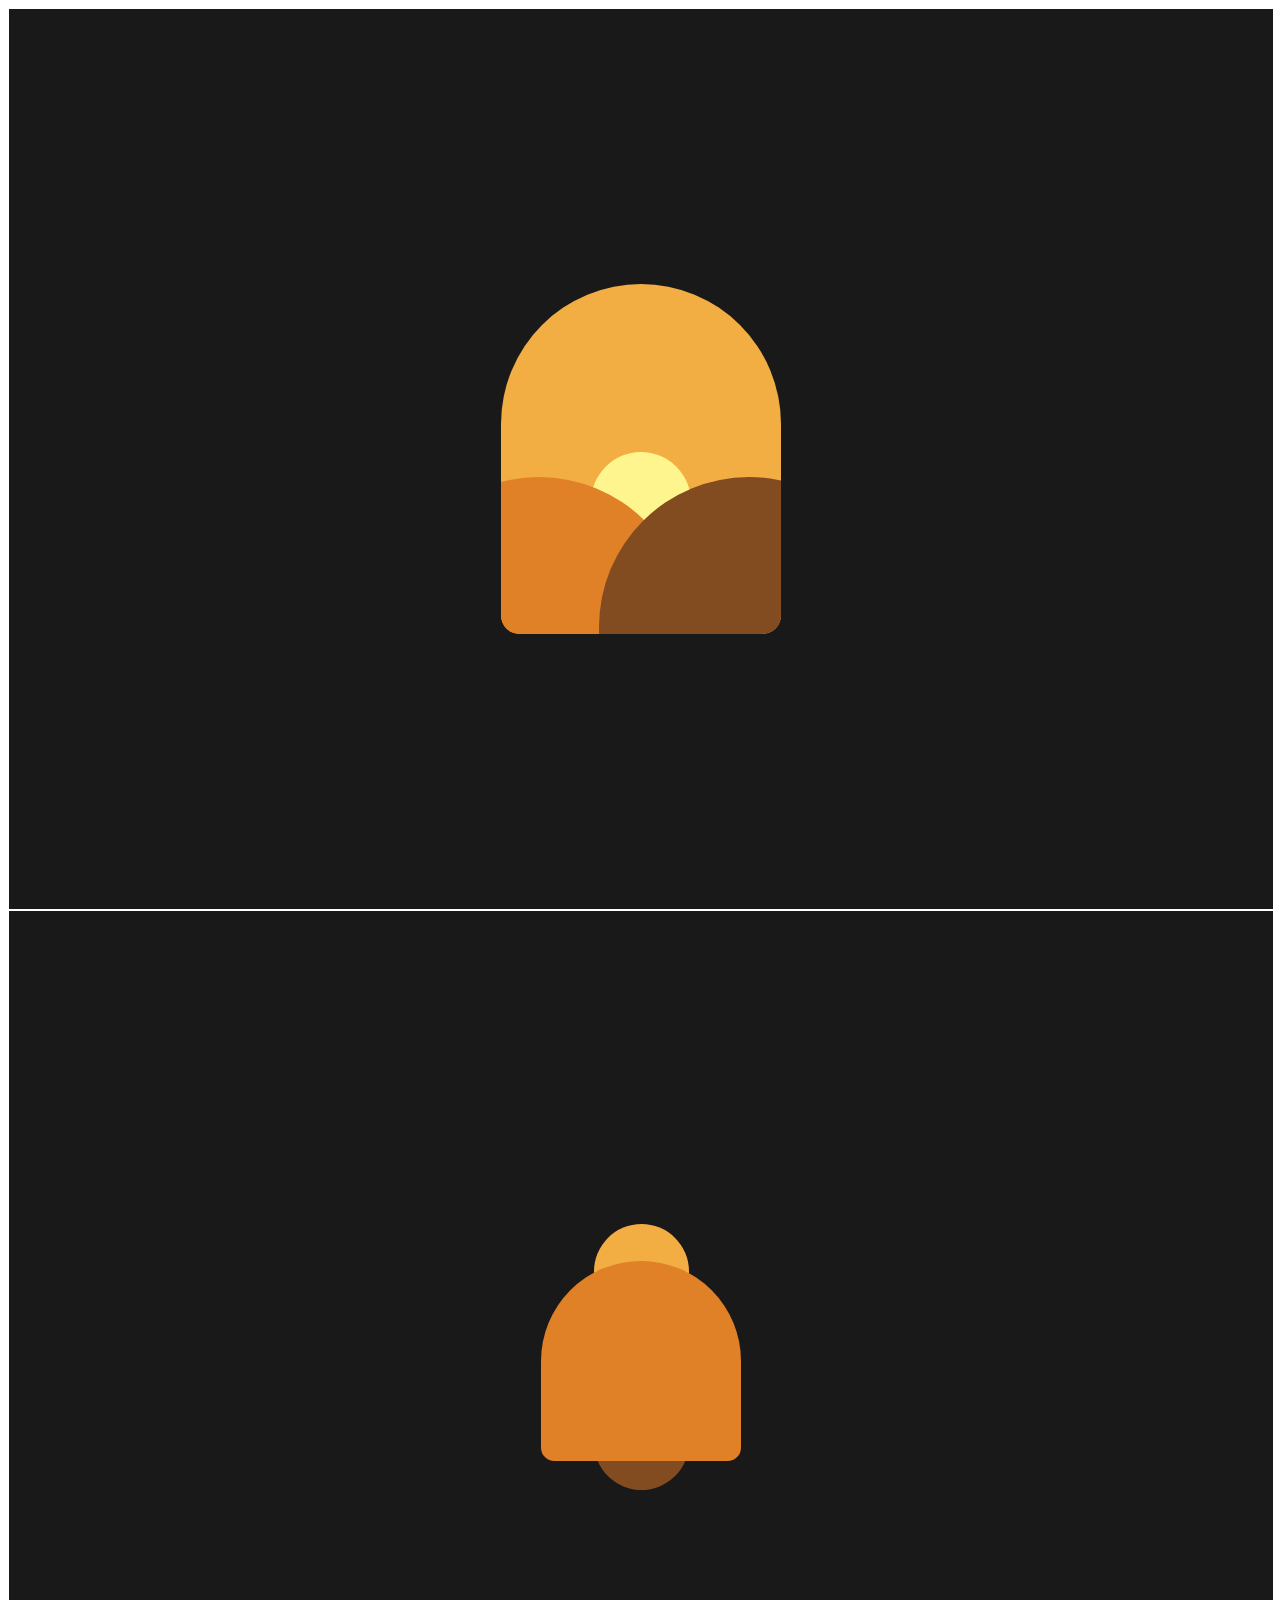
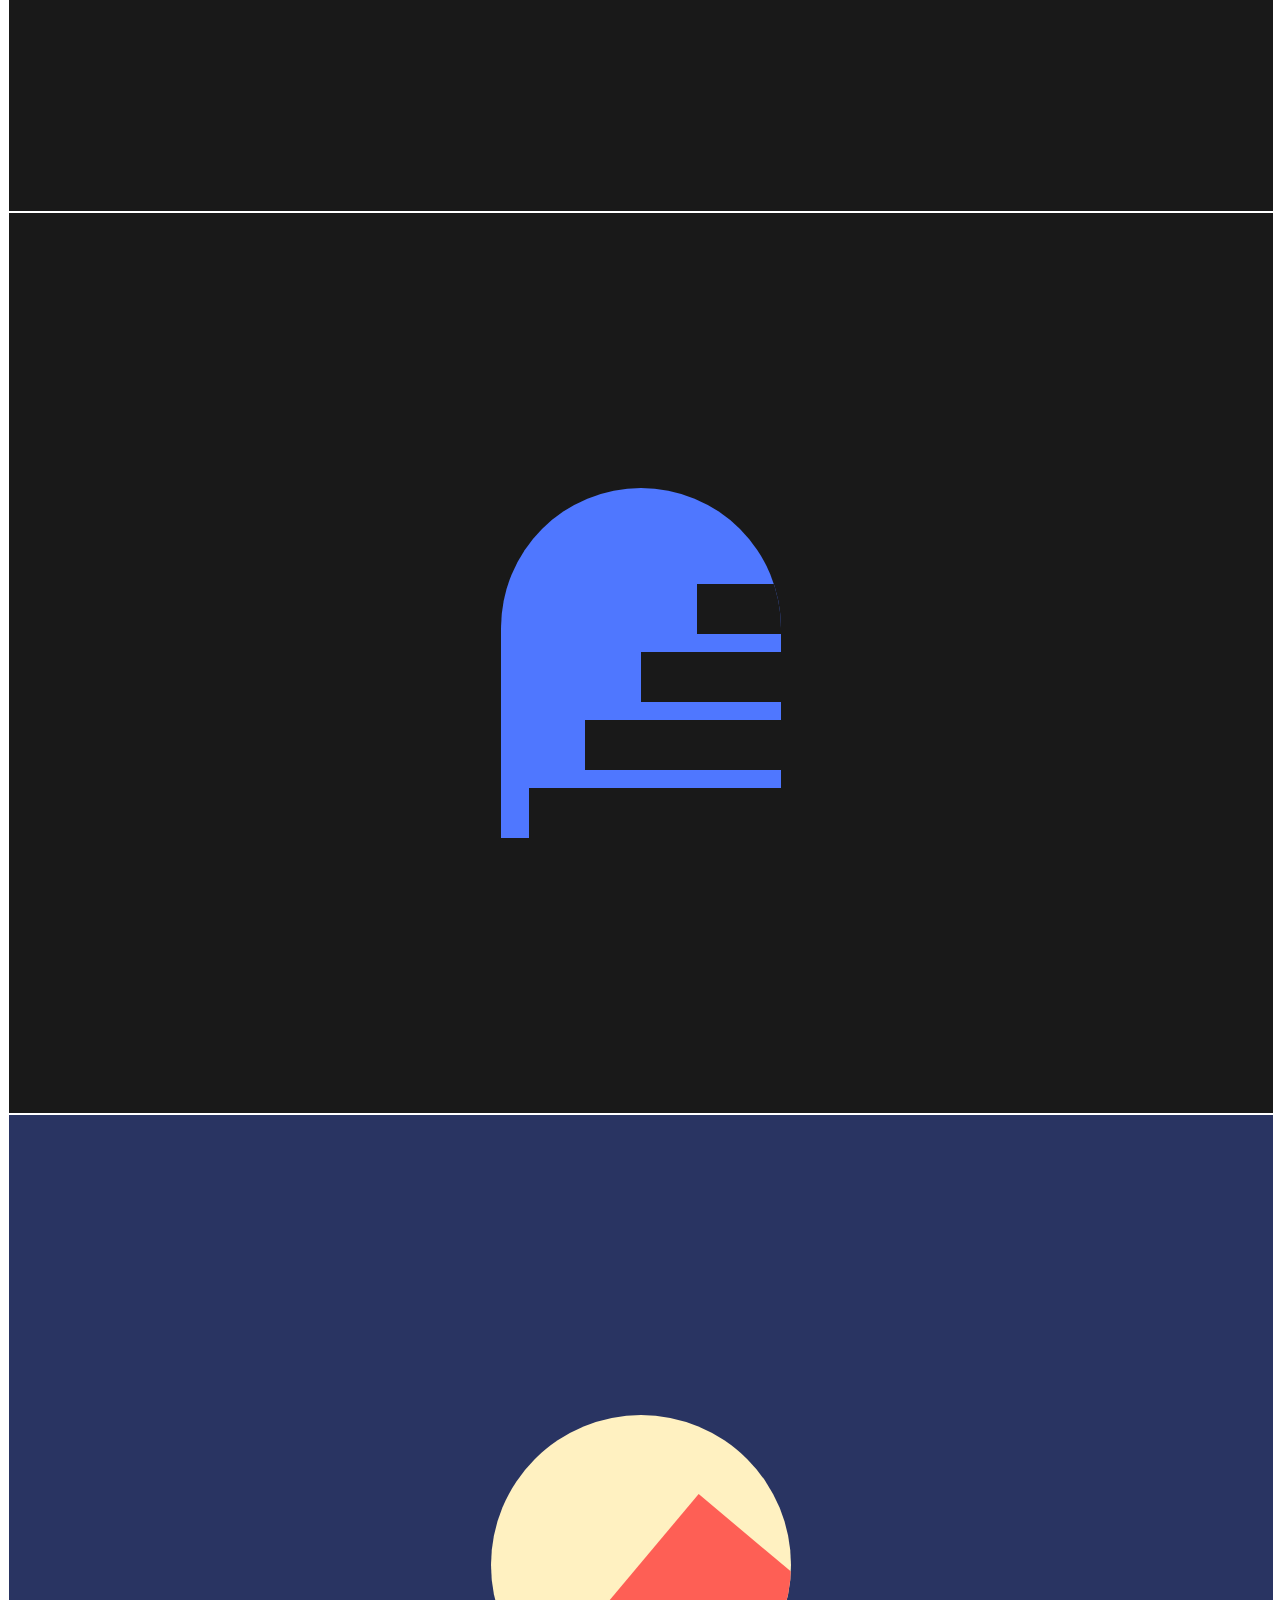
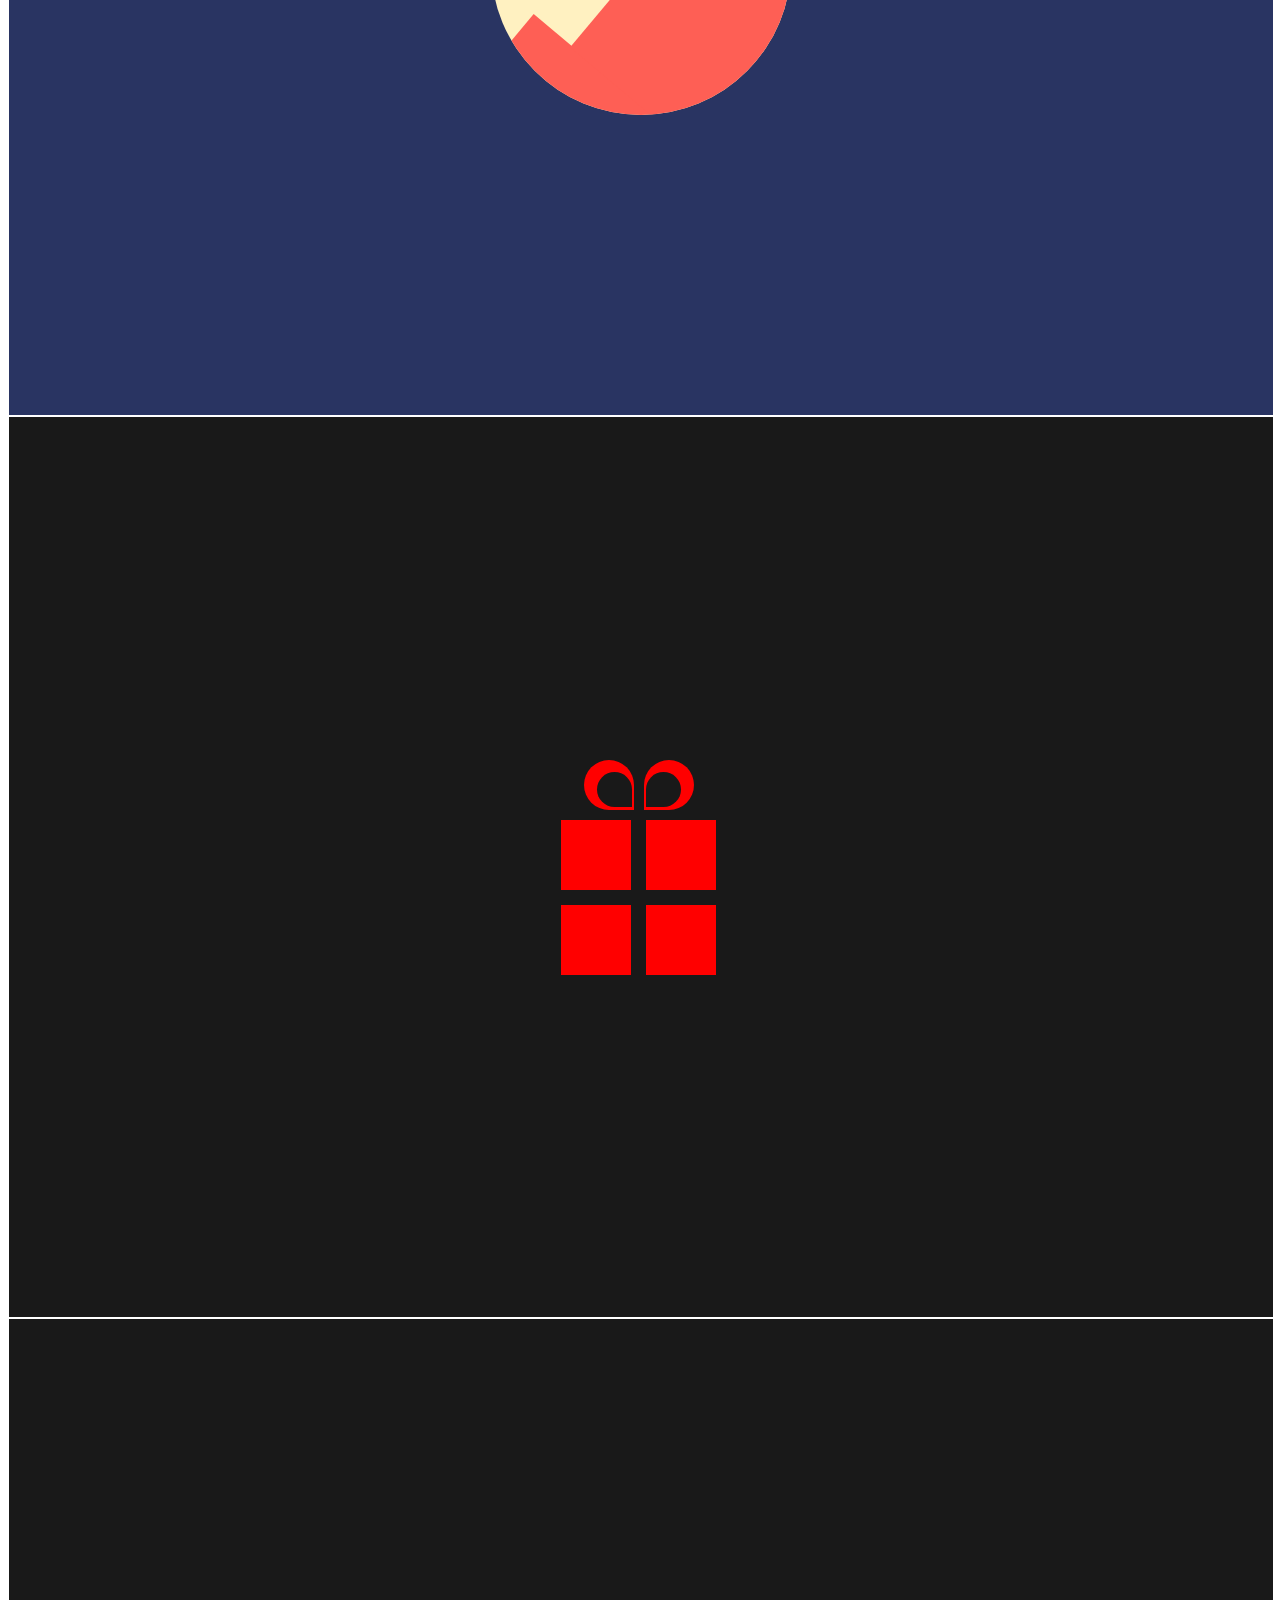
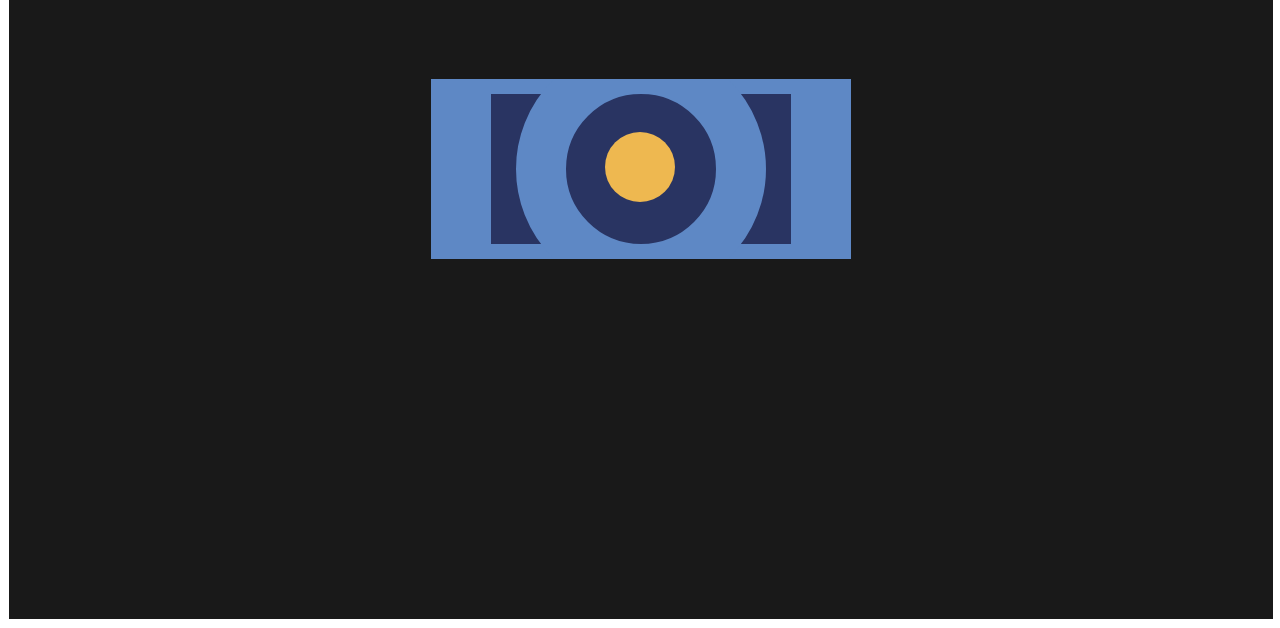
<file: home work/index.html>
<!DOCTYPE html>
<html lang="en">

<head>
    <meta charset="UTF-8">
    <meta name="viewport" content="width=device-width, initial-scale=1.0">
    <title>Document</title>
    <link rel="stylesheet" href="./css/main.css">
</head>

<body>
    <section class="wrapper">
        <div class="ice">
            <div class="sun"></div>
            <div class="z__index-1"></div>
            <div class="z__index-2"></div>
        </div>
    </section>

    <section class="wrapper">
        <div class="top"></div>
        <div class="ice width"></div>
        <div class="top  b"></div>
    </section>

    <section class="wrapper">
        <div class="ice blue">
            <div class="stair"></div>
            <div class="stair"></div>
            <div class="stair"></div>
            <div class="stair"></div>
        </div>
    </section>

    <section class="wrapper color">
        <div class="ice radius">
            <div class="square b"></div>
            <div class="square l"></div>
        </div>
    </section>

    <section class="wrapper center">
        <div class="butterfly">
            <div class="round left"></div>
            <div class="round"></div>
        </div>
        <div class="wrap">
            <div class="wrap-item"></div>
            <div class="wrap-item"></div>
            <div class="wrap-item"></div>
            <div class="wrap-item"></div>
        </div>
    </section>

    <section class="wrapper postion">
        <div class="container">
            <div class="circle">
                <div class="main-circle"></div>
            </div>
        </div>
        </div>
    </section>
</body>

</html>
</file>
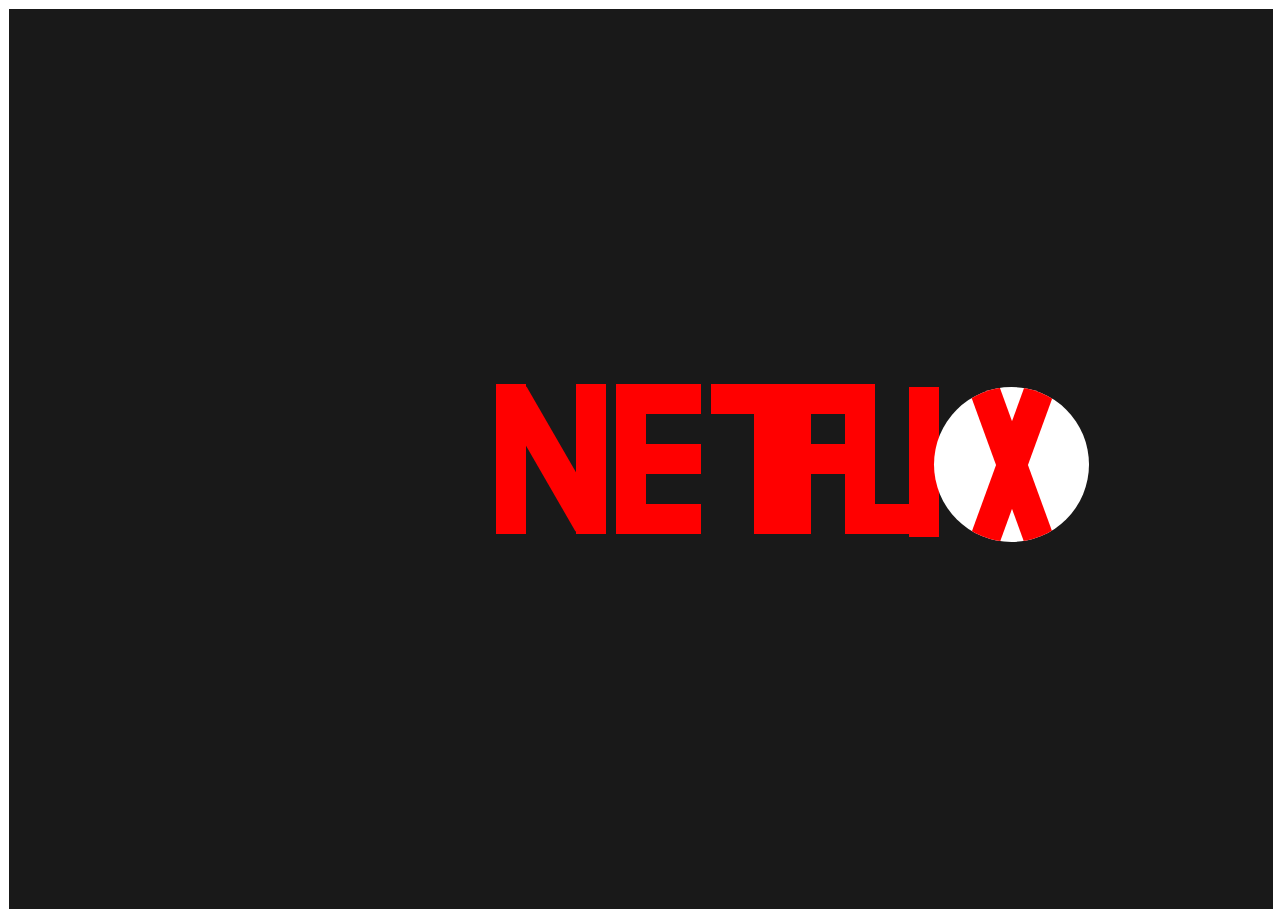
<file: task +/index.html>
<!DOCTYPE html>
<html lang="en">
<head>
    <meta charset="UTF-8">
    <meta name="viewport" content="width=device-width, initial-scale=1.0">
    <title>Document</title>
    <link rel="stylesheet" href="./css/main.css">
</head>
<body>
    <div class="wrapper">
      <div class="center">
        <div class="n">
            <div class="line o">

            </div>
            <div class="line t">

            </div>
            <div class="line th">

            </div>
        </div>

        <div class="e">
            <div class="row">
                <div class="colum"></div>
                <div class="colum"></div>
                <div class="colum"></div>
            </div>
        </div>
        
    <div class="tt">
        <div class="thead">
            <div class="tbody">
                
            </div>
        </div>
    </div>

    <div class="f">
        <div class="e">
            <div class="row">
                <div class="colum"></div>
                <div class="colum"></div>
            </div>
        </div>
    </div>

    <div class="l">
        <div class="row">
            <div class="colum bottom"></div>
        </div>
    </div>

    <div class="i">
        <div class="i-text">

        </div>
    </div>

    <div class="x">
        <div class="x-text"></div>
        
    </div>
      </div>
    </div>

    
</body>
</html>
</file>
<file: home work/css/main.css>
.wrapper{
    width: 100%;
    min-height: 100vh;
    display: flex;
    align-items: center;
    justify-content: center;
    background-color: #191919;
    border: 1px solid #FFF;
}
/* TASK 1 */
.ice{
    width: 280px;
    height: 350px;
    background-color: #F2AD43;
    border-radius: 150px 150px 20px 20px;
    position: relative;
    overflow: hidden;
}

.sun{
    width: 100px;
    height: 100px;
    border-radius: 50%;
    background-color: #FFF58F;
    margin: 60% auto;
}
.z__index-1{
    width: 300px;
    height: 300px;
    border-radius: 50%;
    background-color: #E08027;
    position: absolute;
    top: 55%;
    left: -40%;
}
.z__index-2{
    width: 300px;
    height: 300px;
    border-radius: 50%;
    background-color: #824B20;
    position: absolute;
    top: 55%;
    left: 35%;
}
/* TASK 2  */
.ice.width{
    width: 200px;
    height: 200px;
    background-color: #E08027;
    z-index: 101;
    position: relative;
}
.top{
    position: absolute;
    background-color: #F2AD43;
    width: 95px;
    height: 95px;
    top: 136%;
    border-radius: 50%;
}
.top.b{
    background-color: #824B20;
    top: 155%;
}
/* TASK 3 */
.ice.blue{
    background-color: #4F77FF;
    border-radius: 150px 150px 0 0;
    display: flex;
    flex-direction: column;
    align-items: flex-end;
    justify-content: flex-end;
    gap: 18px;
}
.stair{
    width: 90%;
    height: 50px;
    display: flex;
    background-color: #191919;
}
.stair:nth-child(1){
    width: 30%;
}
.stair:nth-child(2){
    width: 50%;
}
.stair:nth-child(3){
    width: 70%;
}
/* TASK 4 */
.wrapper.color{
    background-color: #293462;
}
.ice.radius{
    width: 300px;
    height: 300px;
    border-radius: 50%;
    background-color: #FFF1C1;
    display: flex;
    position: relative;
}
.square{
    width: 200px;
    height: 200px;
}
.square.b{
    position: absolute;
    background-color: #FE5F55;
    transform: rotate(40deg);
    top: 80%;
    left: -15%;
}
.square.l{
    position: absolute;
    top: 40%;
    left: 40%;
    background-color: #FE5F55;
    transform: rotate(40deg);
}
/* TASK 5 */
.butterfly{
    display: flex;
    align-items: center;
    position: relative;
    left: -2px;
}
.round{
    width: 50px;
    height: 50px;
    border-radius: 100px 100px 100px 0;
    background-color: red;
    margin: 0 5px;
}
.round.left{
    border-radius: 100px 100px 0 100px;
}
.round::before{
    content: "";
    position: absolute;
    width: 35px;
    height: 35px;
    top: 25%;
    right: 15%;
    background-color: #191919;
    border-radius: 100px 100px 100px 0;
}
.round.left::before{
    content: "";
    position: absolute;
    width: 35px;
    height: 35px;
    top: 25%;
    left: 15%;
    background-color: #191919;
    border-radius: 100px 100px 0 100px;
}
.wrapper.center{
    display: flex;
    flex-direction: column;
    align-items: center;
    justify-content: center;
    gap: 10px;
}
.wrap{
    width: 160px;
    display: flex;
    gap: 15px;
    align-items: center;
    flex-wrap: wrap;
    margin: 0 auto;
}
.wrap-item{
    width: 70px;
    height: 70px;
    gap: 15px;
    background-color: red;
}
/* TASK 6 */
.wrapper.postion{
    position: relative;
}
.container {
    position: relative;
    width: 420px;
    height: 180px;
    background-color: #5e88c5;
    display: flex;
    justify-content: center;
    align-items: center;
    overflow: hidden;
}
.circle{
    position: absolute;
    width: 300px;
    height: 150px;
    background-color: #293462;
    z-index: 1;
}
.main-circle{
    width: 150px;
    height: 150px;
    border-radius: 50%;
    background-color: #293462;
    border: 50px solid #5e88c5;
    margin: -50px auto;
    z-index: 2;
}
.main-circle::before{
    content: "";
    position: absolute;
    width: 70px;
    height: 70px;
    border-radius: 50%;
    left: 38%;
    top: 25%;
    background-color: #EEB850;
}
</file>
<file: task +/css/main.css>
.wrapper{
    width: 100%;
    background-color: #191919;
    min-height: 100vh;
    display: flex;
    align-items: center;
    justify-content: center;
    border: 1px solid #fff;
}
.center{
    width: 100%;
    height: 150px;
    overflow: hidden;
    display: flex;
    align-items: center;
    justify-content: center;
    gap: 10px;
}
/* N TEXT CSS */
.n{
    display: flex;
    align-items: center;
    gap: 10px;
    overflow: hidden;
}

.line.t{
    transform: rotate(-30deg);
}

.line{
    width: 30px;
    height: 150px;
    background-color: red;
}
/* E TEXT CSS  */
.e{
    width: 30px;
    height: 150px;
}

.row{
    width: 30px;
    height: 150px;
    background-color: red;
    display: flex;
    flex-direction: column;
    gap: 30px;
}

.colum{
    width: 85px;
    height: 30px;
    background-color: red;
}
/* T TEXT CSS */
.tt{
    position: relative;
    top: -60px;
}
.thead{
    width: 120px;
    height: 30px;
    background-color: red;
    position: relative;
    left: 55px;
}
.tbody{
    position: absolute;
    width: 30px;
    height: 150px;
    background-color: red;
    left: 36%;
}
/* F TEXT CSS  */
.f{
    position: absolute;
    left: 61%;
}
/* L TEXT CSS  */
.l{
    position: absolute;
    left: 66%;
}
.colum.bottom{
    position: absolute;
    top: 80%;
}
/* I TEXT CSS */
.i-text{
    width: 30px;
    height: 150px;
    background-color: red;
    position: absolute;
    top: 43%;
    left: 71%;
}
/* X TEXT CSS */
.x{
    position: absolute;
    display: flex;
    left: 73%;
    top: 43%;
    width: 155px;
    height: 155px;
    background-color: #fff;
    overflow: hidden;
    display: flex;
    align-items: center;
    justify-content: center;
    border-radius: 50%;
    transition: .5s linear;
}
.x:hover .x-text{
    transition: .5s linear;
    transform: rotate(75deg);
}
.x:hover{
    background-color: #191919;
}
.x-text{
    width: 30px;
    height: 160px;
    background-color: red;
    transform: rotate(160deg);
}
.x-text::before{
    position: absolute;
    content: "";
    width: 30px;
    height: 160px;
    background-color: red;
    transform: rotate(40deg);
}


/* task 2 ++  */
</file>
